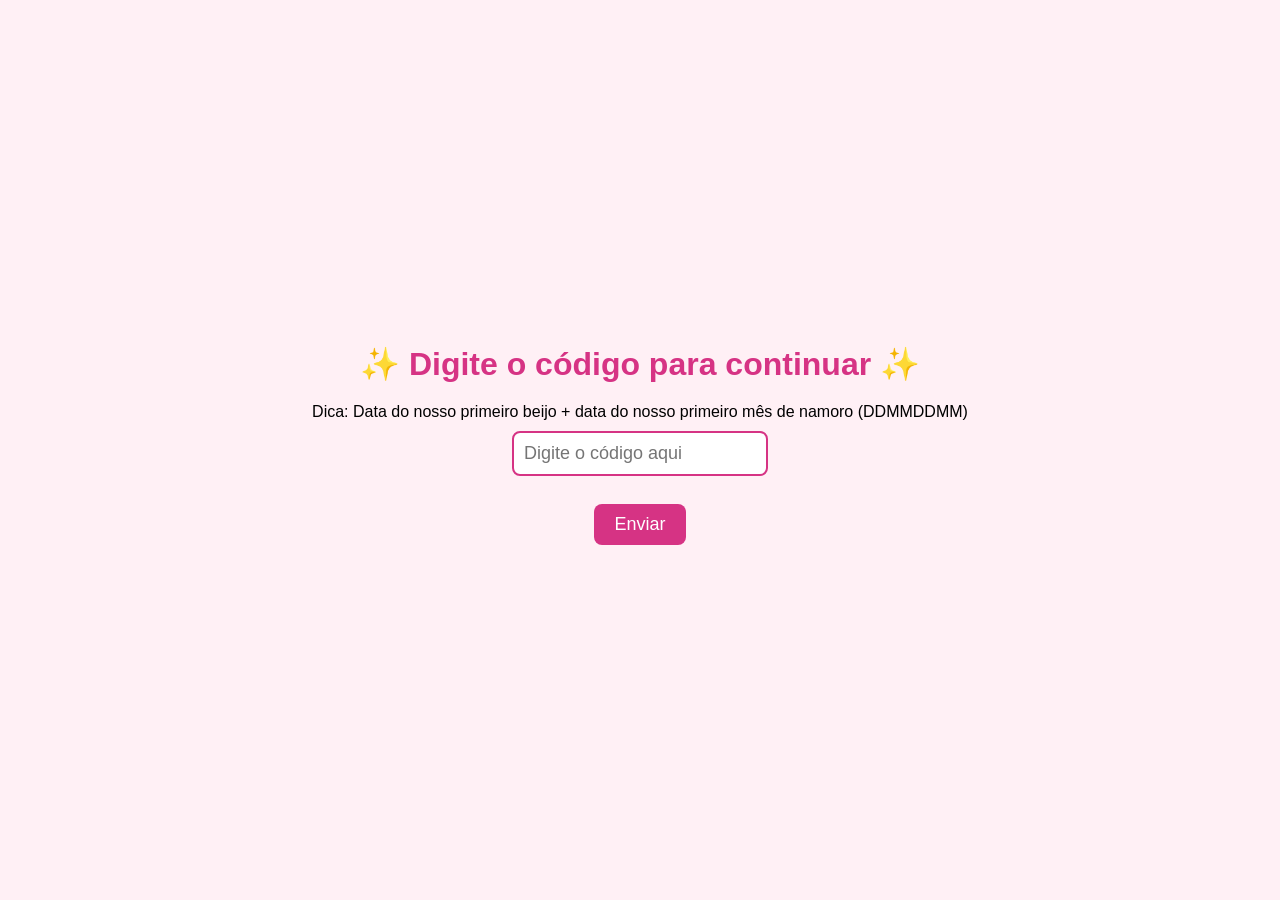
<file: index.html>
<!DOCTYPE html>
<html lang="pt-BR">
<head>
  <meta charset="UTF-8">
  <meta name="viewport" content="width=device-width, initial-scale=1.0">
  <title>Enigma do Amor 💖</title>
  <link rel="stylesheet" href="assets/css/style.css">
</head>
<body>  
  <h1>✨ Digite o código para continuar ✨</h1>
  <p>Dica: Data do nosso primeiro beijo + data do nosso primeiro mês de namoro (DDMMDDMM)</p>
  
  <input type="text" id="codigoInput" placeholder="Digite o código aqui">
  <br>
  <button onclick="verificarCodigo()">Enviar</button>

  <div class="error" id="mensagemErro"></div>

  <script src="assets/js/script.js"></script>
</body>
</html>
</file>
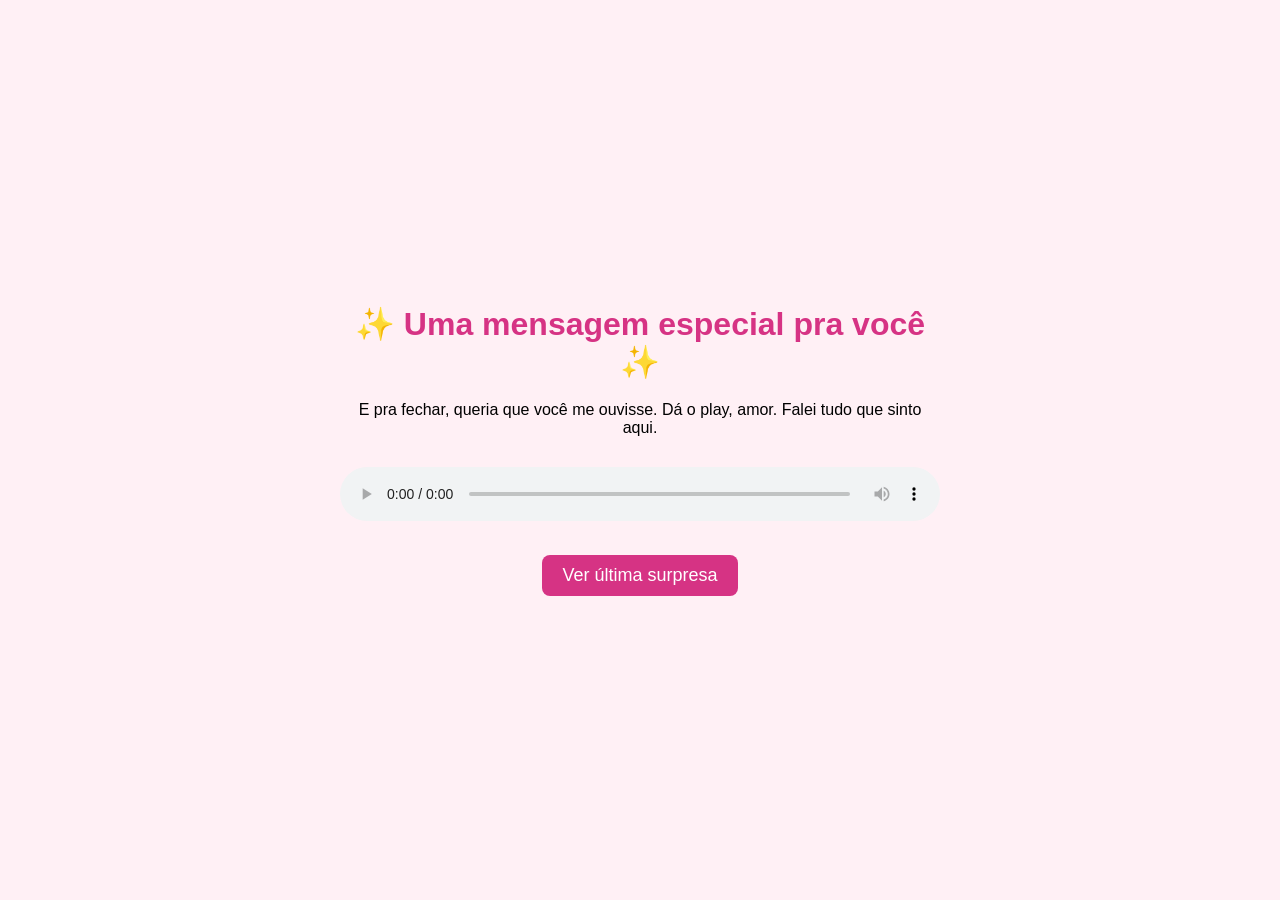
<file: audio.html>
<!DOCTYPE html>
<html lang="pt-BR">
<head>
    <meta charset="UTF-8">
    <meta name="viewport" content="width=device-width, initial-scale=1.0">
    <title>Uma Mensagem Especial 🎧</title>
    <link rel="stylesheet" href="assets/css/style.css">
</head>
<body>
    <div class="audio-container">
        <h1>✨ Uma mensagem especial pra você ✨</h1>
        <p>E pra fechar, queria que você me ouvisse. Dá o play, amor. Falei tudo que sinto aqui.</p>
        
        <div class="audio-player">
            <!-- Substitua o src pelo link do seu áudio -->
            <audio controls>
                <source src="assets/audio/8 de jun. 14.03​.aac" type="audio/aac">
                Seu navegador não suporta o elemento de áudio.
            </audio>
        </div>

        <button onclick="window.location.href='vales.html'" class="next-btn">Ver última surpresa</button>
    </div>
</body>
</html>
</file>
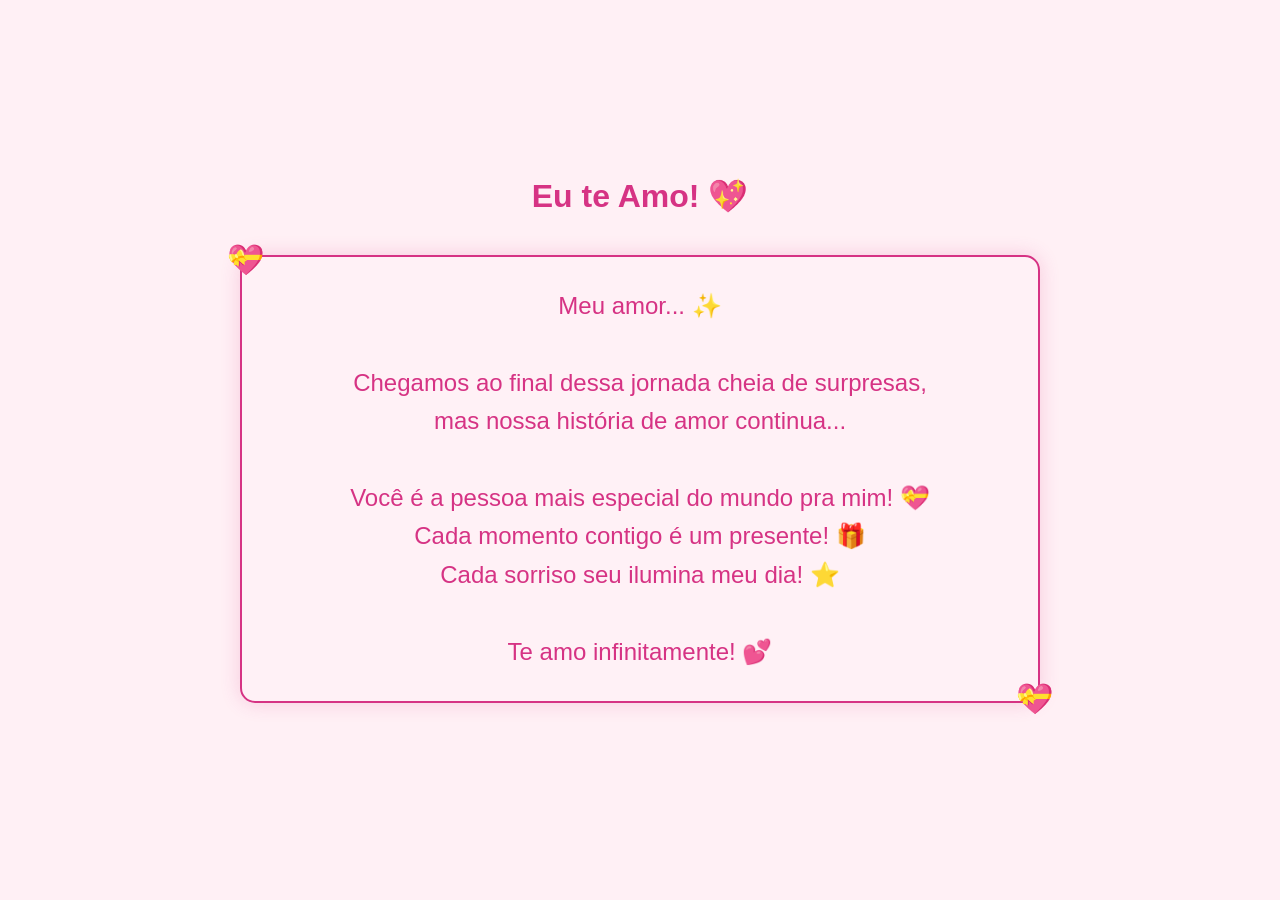
<file: final.html>
<!DOCTYPE html>
<html lang="pt-BR">
<head>
    <meta charset="UTF-8">
    <meta name="viewport" content="width=device-width, initial-scale=1.0">
    <title>Eu te Amo 💖</title>
    <link rel="stylesheet" href="assets/css/style.css">
</head>
<body>
    <h1>Eu te Amo! 💖</h1>
    
    <div class="message-container">
        <p class="final-message">
            Meu amor... ✨<br><br>
            Chegamos ao final dessa jornada cheia de surpresas,<br>
            mas nossa história de amor continua...<br><br>
            Você é a pessoa mais especial do mundo pra mim! 💝<br>
            Cada momento contigo é um presente! 🎁<br>
            Cada sorriso seu ilumina meu dia! ⭐<br><br>
            Te amo infinitamente! 💕
        </p>
    </div>

    <div id="floating-hearts"></div>

    <style>        .message-container {
            background: rgba(255, 255, 255, 0.1);
            padding: 30px;
            border-radius: 15px;
            max-width: 800px;
            width: 90%;
            margin: 20px auto;
            border: 2px solid #d63384;
            animation: fadeIn 1s ease;
            position: relative;
            overflow: visible;
            box-shadow: 0 0 20px rgba(214, 51, 132, 0.2);
        }

        .final-message {
            font-size: 1.5em;
            line-height: 1.6;
            color: #d63384;
        }

        #floating-hearts {
            position: fixed;
            top: 0;
            left: 0;
            width: 100%;
            height: 100%;
            pointer-events: none;
            z-index: -1;
        }        .heart {
            position: absolute;
            animation: float linear forwards;
            filter: drop-shadow(0 0 3px rgba(214, 51, 132, 0.3));
            z-index: 1;
        }

        @keyframes float {
            0% {
                transform: translateY(100vh) translateX(0) rotate(0deg);
                opacity: 1;
            }
            50% {
                transform: translateY(50vh) translateX(100px) rotate(180deg);
                opacity: 0.8;
            }
            100% {
                transform: translateY(-50px) translateX(200px) rotate(360deg);
                opacity: 0;
            }
        }

        /* Adiciona corações fixos nos cantos */
        .message-container::before,
        .message-container::after {
            content: '💝';
            position: absolute;
            font-size: 30px;
            animation: pulse 2s infinite;
        }

        .message-container::before {
            top: -15px;
            left: -15px;
        }

        .message-container::after {
            bottom: -15px;
            right: -15px;
        }

        @keyframes pulse {
            0%, 100% { transform: scale(1); }
            50% { transform: scale(1.2); }
        }

        @keyframes fadeIn {
            from {
                opacity: 0;
                transform: translateY(20px);
            }
            to {
                opacity: 1;
                transform: translateY(0);
            }
        }
    </style>

    <script>
        function createHeart() {
            const heart = document.createElement('div');
            heart.className = 'heart';
            heart.style.left = Math.random() * 100 + '%';
              const hearts = ['❤️', '💖', '💝', '💕', '💗', '💓', '💘', '💞'];
            heart.textContent = hearts[Math.floor(Math.random() * hearts.length)];
            
            // Tamanho aleatório para cada coração
            const size = Math.random() * (40 - 15) + 15;
            heart.style.fontSize = size + 'px';
            
            // Duração aleatória da animação
            const duration = Math.random() * (6 - 2) + 2;
            heart.style.animationDuration = duration + 's';
            
            document.getElementById('floating-hearts').appendChild(heart);
            
            setTimeout(() => {
                heart.remove();
            }, duration * 1000);
        }

        // Criar corações em diferentes posições
        function createHearts() {
            // Criar 3 corações de uma vez em posições diferentes
            for (let i = 0; i < 3; i++) {
                createHeart();
            }
        }

        setInterval(createHearts, 200);

        // Adiciona efeito de hover no título
        document.querySelector('h1').addEventListener('mouseover', function() {
            this.style.transform = 'scale(1.1)';
            this.style.transition = 'transform 0.3s ease';
        });

        document.querySelector('h1').addEventListener('mouseout', function() {
            this.style.transform = 'scale(1)';
        });
    </script>
</body>
</html>
</file>
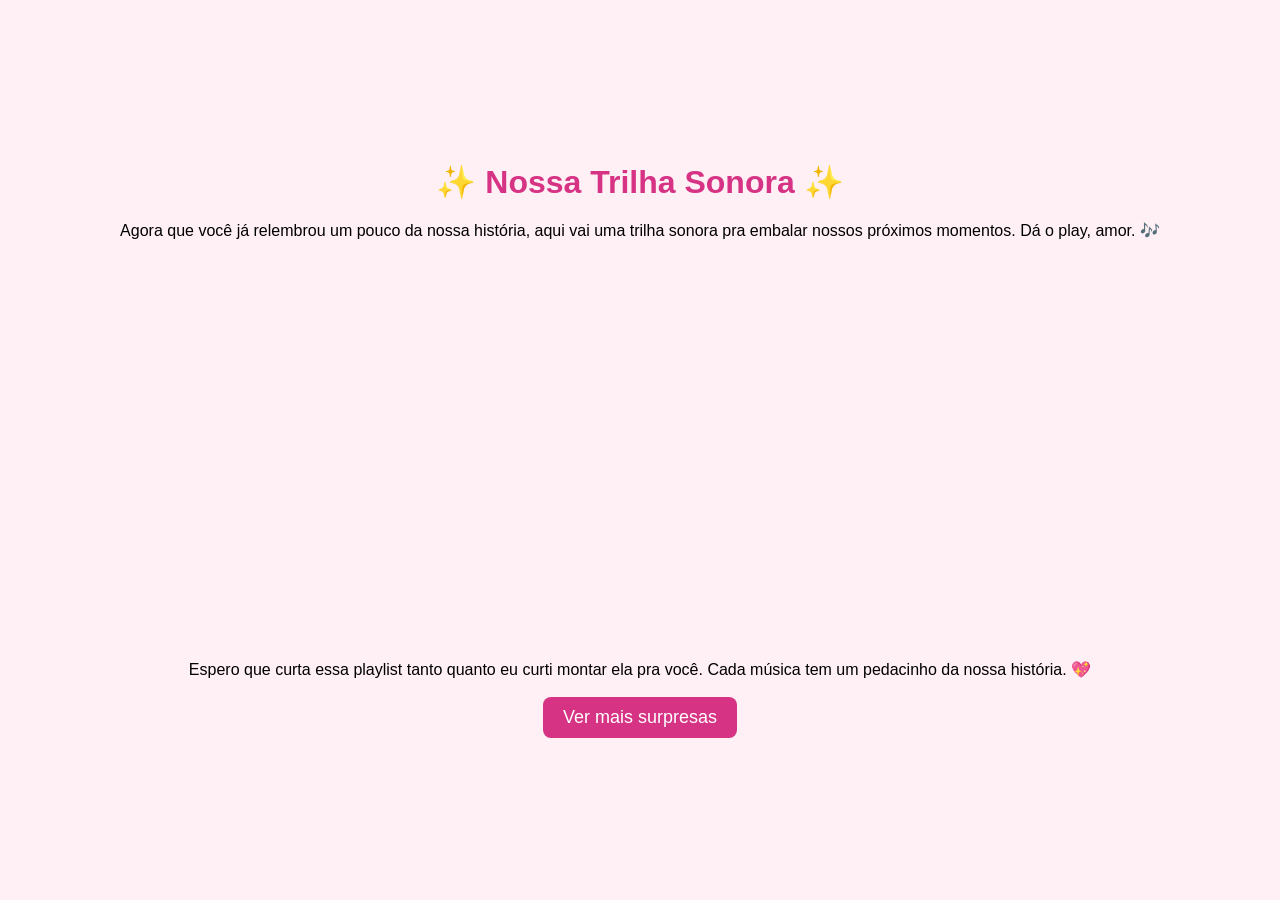
<file: playlist.html>
<!DOCTYPE html>
<html lang="pt-BR">
<head>
    <meta charset="UTF-8">
    <meta name="viewport" content="width=device-width, initial-scale=1.0">
    <title>Nossa Playlist 🎵</title>
    <link rel="stylesheet" href="assets/css/style.css">
</head>
<body>
    <div class="playlist-container">
        <h1>✨ Nossa Trilha Sonora ✨</h1>
        <p>Agora que você já relembrou um pouco da nossa história, aqui vai uma trilha sonora pra embalar nossos próximos momentos. Dá o play, amor. 🎶</p>
        <br>
        
        <div class="spotify-embed">
            <!-- Substitua o src pela URL da sua playlist do Spotify -->            <iframe style="border-radius:12px" 
                    src="https://open.spotify.com/embed/playlist/5G30MrOyOlxTOEgCstF2wf?utm_source=generator" 
                    width="100%" 
                    height="380" 
                    frameBorder="0" 
                    allowfullscreen="" 
                    allow="autoplay; clipboard-write; encrypted-media; fullscreen; picture-in-picture"
                    loading="lazy">
            </iframe>
        </div>
        <br>
        <p>Espero que curta essa playlist tanto quanto eu curti montar ela pra você. Cada música tem um pedacinho da nossa história. 💖</p>
        <br>
        <button onclick="window.location.href='timeline.html'">Ver mais surpresas</button>
    </div>
</body>
</html>
</file>
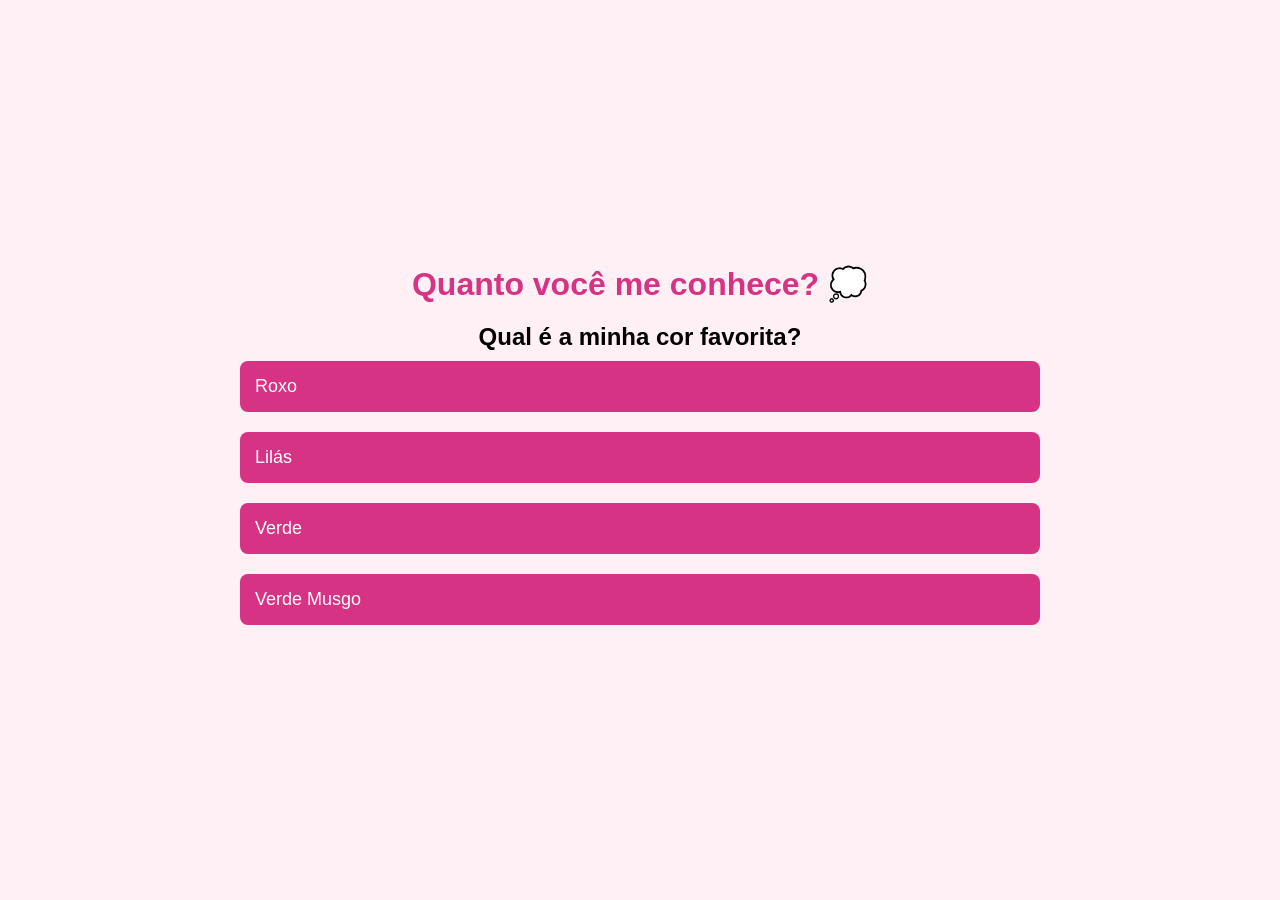
<file: quiz.html>
<!DOCTYPE html>
<html lang="pt-BR">
<head>
    <meta charset="UTF-8">
    <meta name="viewport" content="width=device-width, initial-scale=1.0">
    <title>Quiz do Amor 💘</title>
    <link rel="stylesheet" href="assets/css/style.css">
</head>
<body>
    <div class="quiz-container">
        <h1>Quanto você me conhece? 💭</h1>
        <div id="quiz">
            
        </div>
        <button id="next-btn" onclick="nextQuestion()" style="display: none;">Próxima Pergunta</button>
        <button id="finish-btn" onclick="window.location.href='playlist.html'" style="display: none;">Ir para a próxima surpresa</button>
    </div>
    <script src="assets/js/quiz.js"></script>
</body>
</html>
</file>
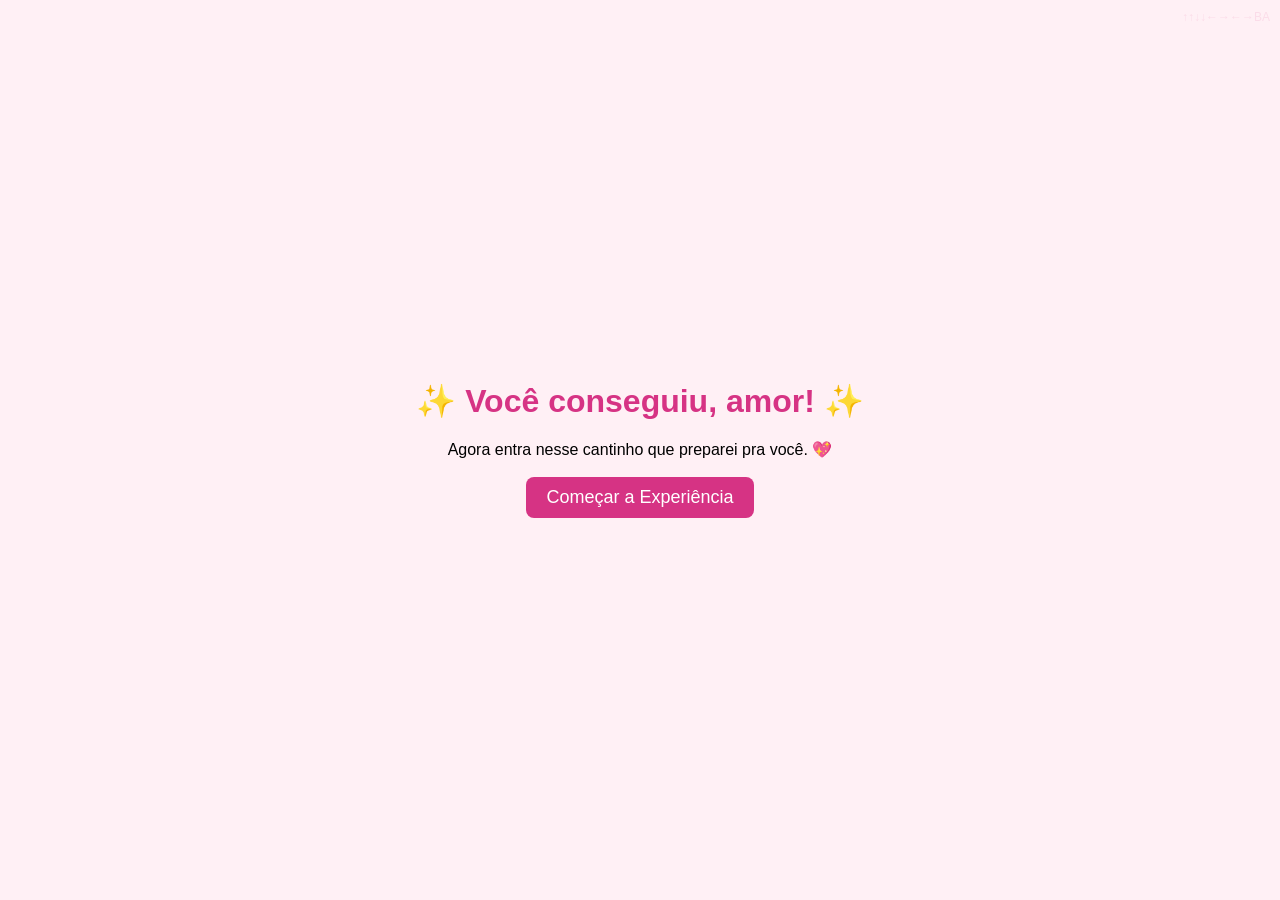
<file: surpresa.html>
<!DOCTYPE html>
<html lang="pt-BR">
<head>
    <meta charset="UTF-8">
    <meta name="viewport" content="width=device-width, initial-scale=1.0">
    <title>Surpresa do Amor 💝</title>
    <link rel="stylesheet" href="assets/css/style.css">
</head>
<body>    <div class="welcome-screen">
        <h1>✨ Você conseguiu, amor! ✨</h1>        <p class="welcome-text">Agora entra nesse cantinho que preparei pra você. <span class="heart-click" onclick="activateKonamiCode()">💖</span></p>
        <br>
        <button onclick="window.location.href='quiz.html'">Começar a Experiência</button>
    </div>    <div style="position: fixed; top: 10px; right: 10px; font-size: 12px; color: rgba(214, 51, 132, 0.1);" title="Use o código Konami para uma surpresa!">↑↑↓↓←→←→BA</div>
    
    <script src="assets/js/script.js"></script>
</body>
</html>
</file>
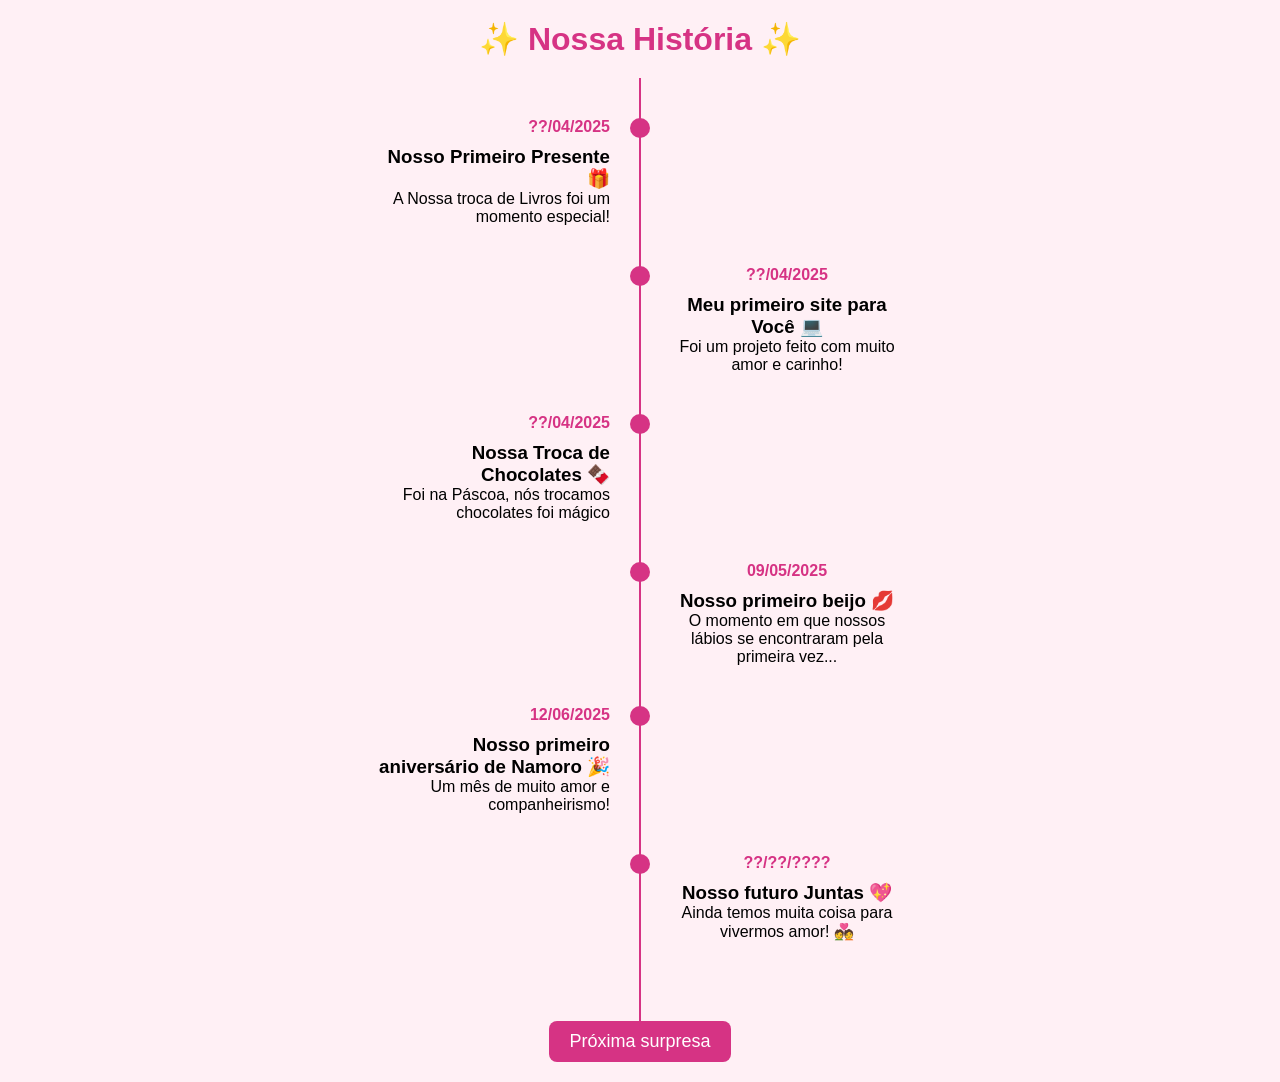
<file: timeline.html>
<!DOCTYPE html>
<html lang="pt-BR">
<head>
    <meta charset="UTF-8">
    <meta name="viewport" content="width=device-width, initial-scale=1.0">
    <title>Nossa História ⌛</title>
    <link rel="stylesheet" href="assets/css/style.css">
</head>
<body>
    <div class="timeline-container">
        <h1>✨ Nossa História ✨</h1>
        
        <div class="timeline">
            <div class="timeline-item">
                <div class="date">??/04/2025</div>
                <div class="content">
                    <h3>Nosso Primeiro Presente 🎁</h3>
                    <p>A Nossa troca de Livros foi um momento especial!</p>
                </div>
            </div>

            <div class="timeline-item">
                <div class="date">??/04/2025</div>
                <div class="content">
                    <h3>Meu primeiro site para Você 💻</h3>
                    <p>Foi um projeto feito com muito amor e carinho!</p>
                </div>
            </div>

            <div class="timeline-item">
                <div class="date">??/04/2025</div>
                <div class="content">
                    <h3>Nossa Troca de Chocolates 🍫</h3>
                    <p>Foi na Páscoa, nós trocamos chocolates foi mágico</p>
                </div>
            </div>

            <div class="timeline-item">
                <div class="date">09/05/2025</div>
                <div class="content">
                    <h3>Nosso primeiro beijo 💋</h3>
                    <p>O momento em que nossos lábios se encontraram pela primeira vez...</p>
                </div>
            </div>

            <div class="timeline-item future">
                <div class="date">12/06/2025</div>
                <div class="content">
                    <h3>Nosso primeiro aniversário de Namoro 🎉</h3>
                    <p>Um mês de muito amor e companheirismo!</p>
                </div>
            </div>

            <div class="timeline-item future">
                <div class="date">??/??/????</div>
                <div class="content">
                    <h3>Nosso futuro Juntas 💖</h3>
                    <p>Ainda temos muita coisa para vivermos amor! 💑</p>
                </div>
            </div>
        </div>

        <button onclick="window.location.href='audio.html'" class="next-btn">Próxima surpresa</button>
    </div>
</body>
</html>
</file>
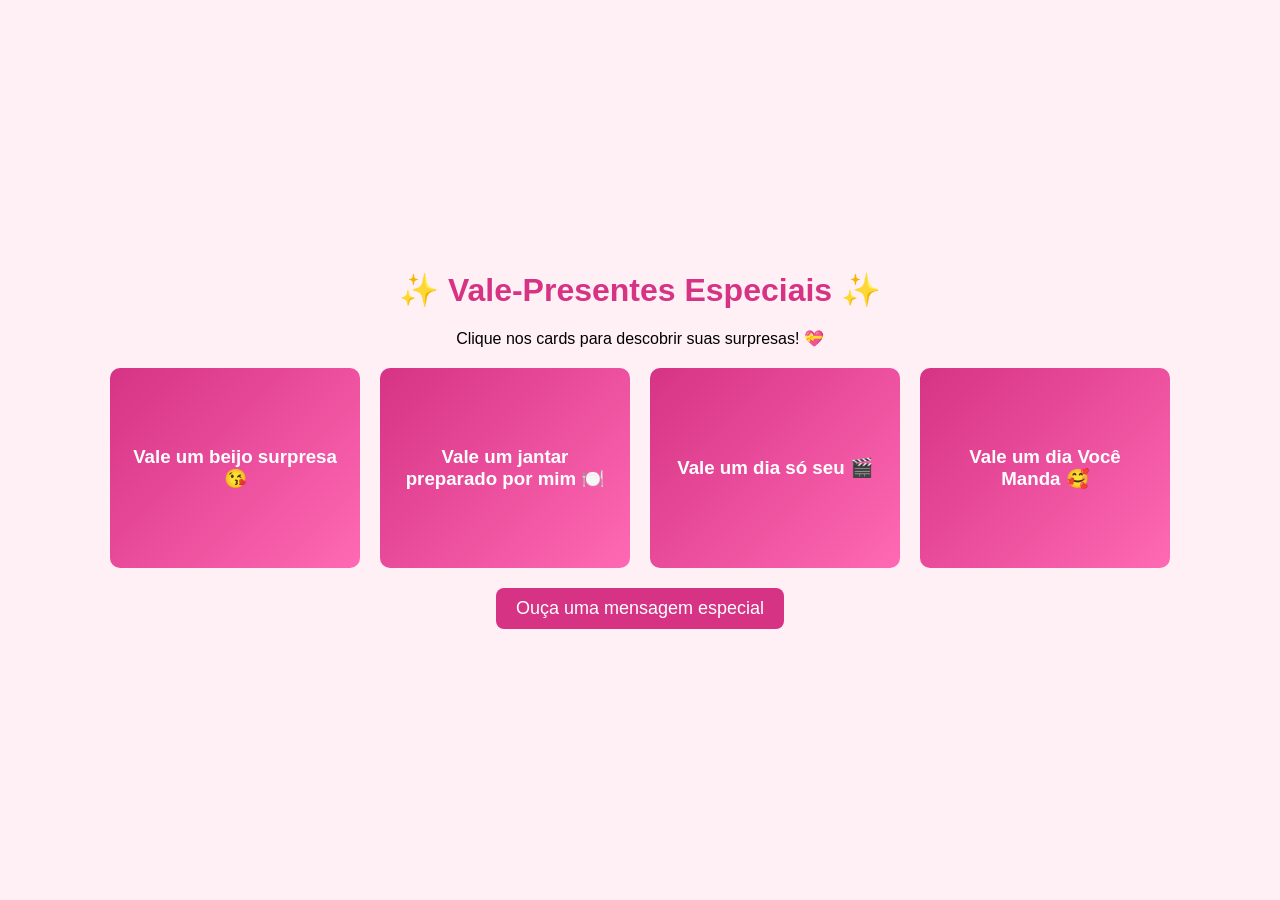
<file: vales.html>
<!DOCTYPE html>
<html lang="pt-BR">
<head>
    <meta charset="UTF-8">
    <meta name="viewport" content="width=device-width, initial-scale=1.0">
    <title>Vale-Presentes 🎁</title>
    <link rel="stylesheet" href="assets/css/style.css">
</head>
<body>
    <div class="vouchers-container">
        <h1>✨ Vale-Presentes Especiais ✨</h1>
        <p>Clique nos cards para descobrir suas surpresas! 💝</p>
        
        <div class="vouchers-grid" id="vouchers">
            <div class="voucher-card" onclick="flipCard(this)">
                <div class="card-inner">
                    <div class="card-front">
                        <h3>Vale um beijo surpresa 😘</h3>
                    </div>
                    <div class="card-back">
                        <p>Resgatável a qualquer momento, em qualquer lugar! 💋</p>
                    </div>
                </div>
            </div>

            <div class="voucher-card" onclick="flipCard(this)">
                <div class="card-inner">
                    <div class="card-front">
                        <h3>Vale um jantar preparado por mim 🍽️</h3>
                    </div>
                    <div class="card-back">
                        <p>Vou preparar aquele jantar especial só pra você! 👩‍🍳</p>
                    </div>
                </div>
            </div>

            <div class="voucher-card" onclick="flipCard(this)">
                <div class="card-inner">
                    <div class="card-front">
                        <h3>Vale um dia só seu 🎬</h3>
                    </div>
                    <div class="card-back">
                        <p>Um dia inteiro fazendo só o que você quiser! 🌟</p>
                    </div>
                </div>
            </div>

            <div class="voucher-card" onclick="flipCard(this)">
                <div class="card-inner">
                    <div class="card-front">
                        <h3>Vale um dia Você Manda 🥰</h3>
                    </div>
                    <div class="card-back">
                        <p>Você escolhe o que fazer, eu só sigo! 💖</p>
                    </div>
                </div>
            </div>
        </div>
    </div>

    <button onclick="window.location.href='final.html'" class="next-btn">Ouça uma mensagem especial</button>
    <script src="assets/js/vouchers.js"></script>
</body>
</html>
</file>
<file: assets/css/style.css>
* {
  margin: 0;
  padding: 0;
  box-sizing: border-box;
}

body {
  background-color: #fff0f5;
  display: flex;
  flex-direction: column;
  justify-content: center;
  align-items: center;
  min-height: 100vh;
  font-family: Arial, sans-serif;
  text-align: center;
  padding: 20px;
}

h1 {
  color: #d63384;
  margin-bottom: 20px;
}

input {
  padding: 10px;
  font-size: 18px;
  border-radius: 8px;
  border: 2px solid #d63384;
  margin: 10px 0;
}

button {
  padding: 10px 20px;
  background-color: #d63384;
  color: white;
  border: none;
  border-radius: 8px;
  cursor: pointer;
  font-size: 18px;
  transition: all 0.3s ease;
}

button:hover {
  background-color: #b32f6b;
  transform: scale(1.05);
}

.error {
  color: red;
  margin-top: 10px;
}

/* Quiz Styles */
.quiz-container {
  max-width: 800px;
  width: 100%;
}

.option-btn {
  width: 100%;
  margin: 10px 0;
  padding: 15px;
  text-align: left;
}

.option-btn.correct {
  background-color: #28a745;
}

.option-btn.wrong {
  background-color: #dc3545;
}

/* Gallery Styles */
.gallery-grid {
  display: grid;
  grid-template-columns: repeat(auto-fit, minmax(250px, 1fr));
  gap: 20px;
  padding: 20px;
  max-width: 1200px;
  width: 100%;
}

.gallery-item img {
  width: 100%;
  height: 250px;
  object-fit: cover;
  border-radius: 10px;
  cursor: pointer;
  transition: transform 0.3s ease;
}

.gallery-item img:hover {
  transform: scale(1.05);
}

.lightbox {
  display: none;
  position: fixed;
  top: 0;
  left: 0;
  width: 100%;
  height: 100%;
  background: rgba(0, 0, 0, 0.9);
  justify-content: center;
  align-items: center;
  z-index: 1000;
  flex-direction: column;
}

.lightbox img {
  max-width: 90%;
  max-height: 80vh;
  border-radius: 10px;
}

.lightbox p {
  color: white;
  margin-top: 20px;
  font-size: 18px;
}

.close-btn {
  position: absolute;
  top: 20px;
  right: 30px;
  color: white;
  font-size: 30px;
  cursor: pointer;
}

/* Timeline Styles */
.timeline {
  max-width: 800px;
  margin: 0 auto;
  position: relative;
  padding: 40px 0;
}

.timeline::before {
  content: '';
  position: absolute;
  width: 2px;
  background: #d63384;
  top: 0;
  bottom: 0;
  left: 50%;
  margin-left: -1px;
}

.timeline-item {
  margin-bottom: 40px;
  position: relative;
}

.timeline-item:nth-child(even) {
  margin-left: 50%;
  padding-left: 30px;
}

.timeline-item:nth-child(odd) {
  margin-right: 50%;
  padding-right: 30px;
  text-align: right;
}

.timeline-item::before {
  content: '';
  position: absolute;
  width: 20px;
  height: 20px;
  background: #d63384;
  border-radius: 50%;
  top: 0;
}

.timeline-item:nth-child(even)::before {
  left: -10px;
}

.timeline-item:nth-child(odd)::before {
  right: -10px;
}

.timeline-item .date {
  font-weight: bold;
  color: #d63384;
  margin-bottom: 10px;
}

/* Audio Player Styles */
.audio-container {
  max-width: 600px;
  width: 100%;
}

.audio-player {
  margin: 30px 0;
}

audio {
  width: 100%;
}

/* Voucher Cards Styles */
.vouchers-grid {
  display: grid;
  grid-template-columns: repeat(auto-fit, minmax(250px, 1fr));
  gap: 20px;
  padding: 20px;
  max-width: 1200px;
  width: 100%;
}

.voucher-card {
  height: 200px;
  perspective: 1000px;
  cursor: pointer;
}

.card-inner {
  position: relative;
  width: 100%;
  height: 100%;
  text-align: center;
  transition: transform 0.8s;
  transform-style: preserve-3d;
}

.voucher-card.flipped .card-inner {
  transform: rotateY(180deg);
}

.card-front, .card-back {
  position: absolute;
  width: 100%;
  height: 100%;
  backface-visibility: hidden;
  display: flex;
  align-items: center;
  justify-content: center;
  padding: 20px;
  border-radius: 10px;
  background: linear-gradient(135deg, #d63384, #ff69b4);
  color: white;
}

.card-back {
  transform: rotateY(180deg);
}

/* Animations */
@keyframes float {
    0% {
        transform: translateY(0px);
        opacity: 1;
    }
    50% {
        transform: translateY(-20px);
    }
    100% {
        transform: translateY(-40px);
        opacity: 0;
    }
}

@keyframes fadeInOut {
    0% {
        opacity: 0;
        transform: translate(-50%, -50%) scale(0.8);
    }
    10% {
        opacity: 1;
        transform: translate(-50%, -50%) scale(1);
    }
    90% {
        opacity: 1;
        transform: translate(-50%, -50%) scale(1);
    }
    100% {
        opacity: 0;
        transform: translate(-50%, -50%) scale(0.8);
    }
}

@keyframes rain {
    0% {
        transform: translateY(-30px) rotate(0deg);
        opacity: 1;
    }
    85% {
        opacity: 1;
    }
    100% {
        transform: translateY(100vh) rotate(360deg);
        opacity: 0;
    }
}

.secret-click {
    cursor: pointer;
    user-select: none;
    transition: transform 0.3s ease;
}

.secret-click:hover {
    transform: scale(1.1);
}

.hidden-message {
    position: absolute;
    opacity: 0;
    transition: opacity 0.3s ease;
    background: rgba(255, 182, 193, 0.9);
    padding: 10px;
    border-radius: 5px;
    font-size: 14px;
}

.heart-click {
    cursor: pointer;
    display: inline-block;
    transition: transform 0.3s ease;
}

.heart-click:hover {
    transform: scale(1.3);
    animation: pulse 1s infinite;
}

@keyframes pulse {
    0% {
        transform: scale(1.3);
    }
    50% {
        transform: scale(1.5);
    }
    100% {
        transform: scale(1.3);
    }
}

/* Responsive Design */
@media (max-width: 768px) {
  .gallery-grid, .vouchers-grid {
    grid-template-columns: repeat(auto-fit, minmax(200px, 1fr));
  }
  
  .timeline::before {
    left: 30px;
  }
  
  .timeline-item:nth-child(even),
  .timeline-item:nth-child(odd) {
    margin: 0 0 30px 60px;
    padding-right: 0;
    text-align: left;
  }
  
  .timeline-item:nth-child(even)::before,
  .timeline-item:nth-child(odd)::before {
    left: -30px;
    right: auto;
  }
}
</file>
